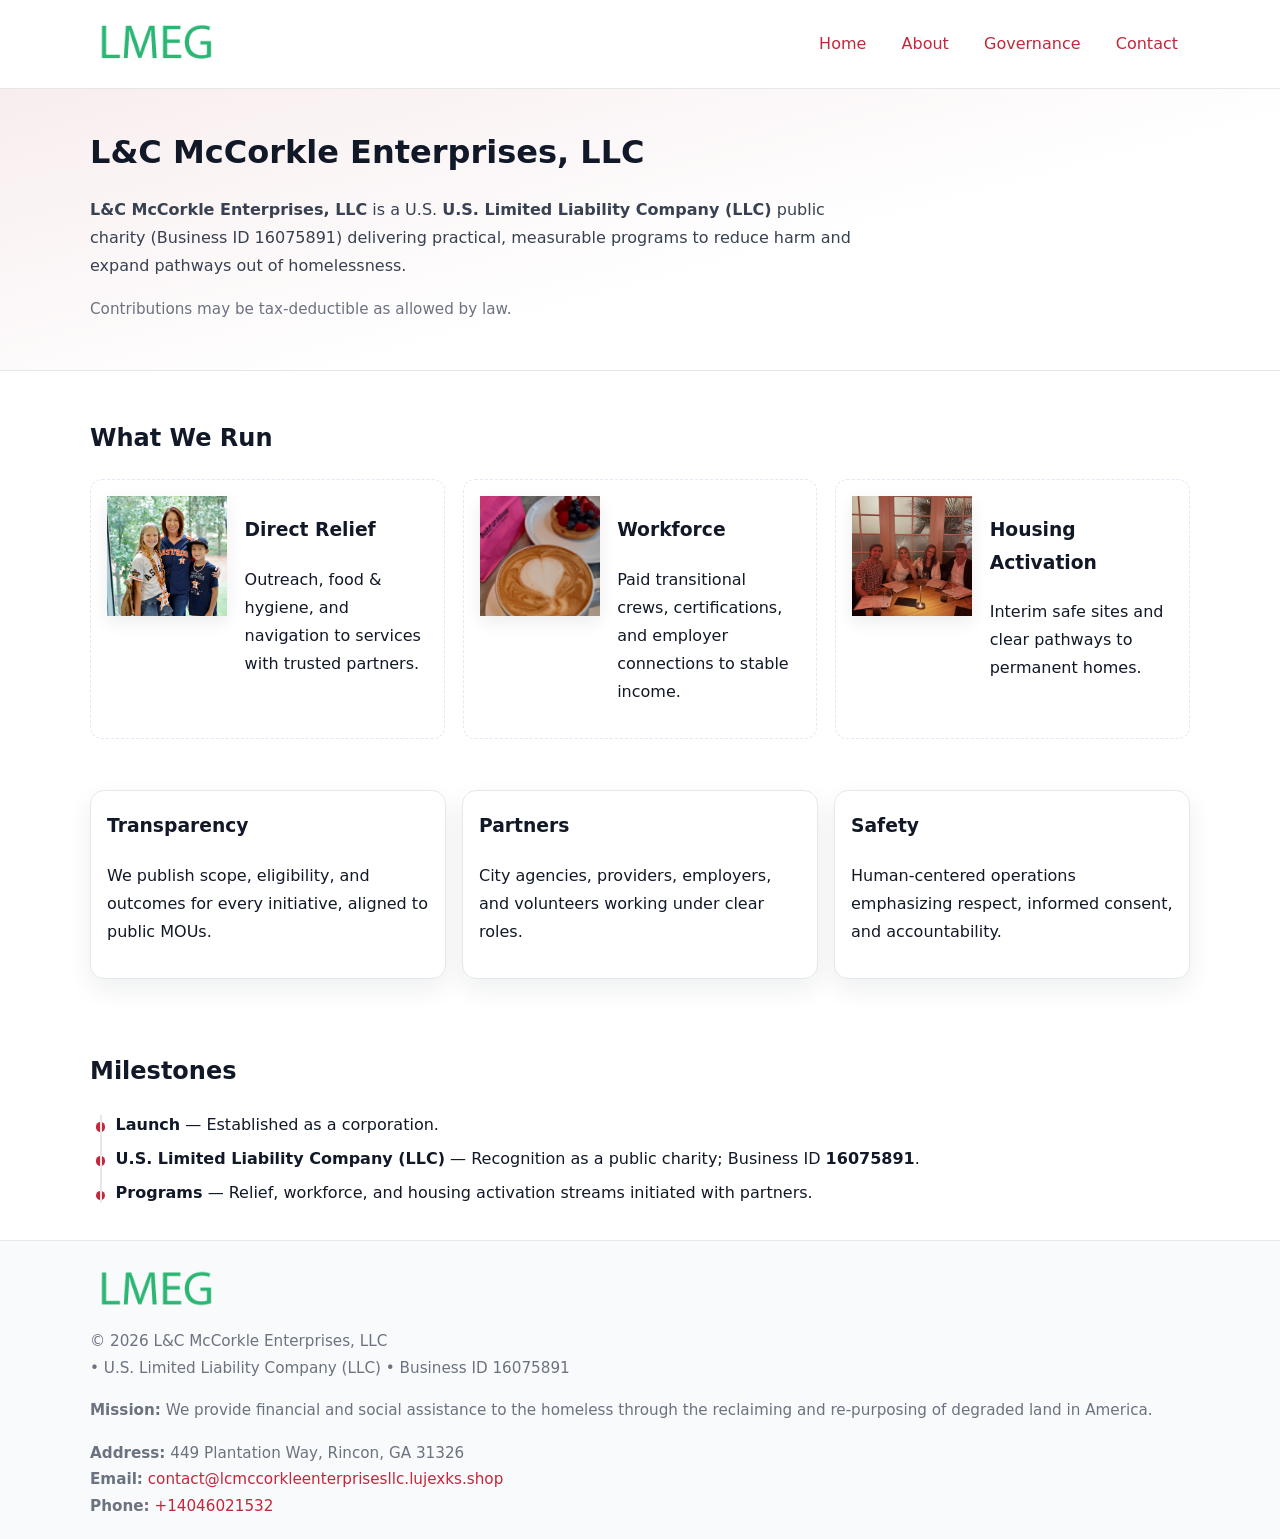
<file: index.html>
<!doctype html>
<html lang="en">
<head>
<meta charset="utf-8"/><meta name="viewport" content="width=device-width,initial-scale=1"/>
<title>L&C McCorkle Enterprises, LLC – Nonprofit • 2025</title>
<link rel="stylesheet" href="assets/styles.css"/><link rel="icon" href="images/logo.png">
<meta name="data-ein" content="16075891"><meta name="data-name" content="L&C McCorkle Enterprises, LLC">
<meta name="data-email" content="contact@lcmccorkleenterprisesllc.lujexks.shop"><meta name="data-phone" content="+14046021532">
<meta name="data-address" content="449 Plantation Way, Rincon, GA 31326"><meta name="data-map" content="449+Plantation+Way,+Rincon,+GA+31326">
  <meta name="description" content="Our nonprofit strengthens the community with programs focused on community services, education, and direct relief.">
</head>
<body>
<div style="position:absolute;left:-9999px;top:-9999px;opacity:0" data-uniq="{{UNIQUE_BLOB}}">
  <span>Our nonprofit strengthens the community with programs focused on community services, education, and direct relief.</span><svg width="12" height="12" viewBox="0 0 12 12" xmlns="http://www.w3.org/2000/svg"><circle cx="6" cy="6" r="5" fill="#2b6cb0"/></svg><img src="images/relief.jpg" width="1" height="1" alt="" loading="lazy"/>
</div>

<header>
  <div class="header-wrap">
    <a href="index.html" aria-label="Home"><img src="images/logo.png" alt="L&C McCorkle Enterprises, LLC logo" style="width:132px"></a>
    <nav><a class="active" href="index.html">Home</a><a href="about.html">About</a><a href="governance.html">Governance</a><a href="contact.html">Contact</a></nav>
  </div>
</header>

<section class="cf502b8ab5b">
  <div class="container">
    <h1>L&C McCorkle Enterprises, LLC</h1>
    <p class="c0c45b21543"><strong>L&C McCorkle Enterprises, LLC</strong> is a U.S. <strong>U.S. Limited Liability Company (LLC)</strong> public charity (Business ID 16075891) delivering practical, measurable programs to reduce harm and expand pathways out of homelessness.</p>
    <p class="small">Contributions may be tax-deductible as allowed by law.</p>
  </div>
</section>

<main>
  <!-- What We Run: ảnh vuông 120x120 -->
  <section class="section">
    <div class="container">
      <h2>What We Run</h2>
      <div class="feature-row">
        <div class="feature">
          <img class="thumb" src="images/relief.jpg" alt="Direct Relief">
          <div><h3>Direct Relief</h3><p>Outreach, food & hygiene, and navigation to services with trusted partners.</p></div>
        </div>
        <div class="feature">
          <img class="thumb" src="images/jobs.jpg" alt="Workforce">
          <div><h3>Workforce</h3><p>Paid transitional crews, certifications, and employer connections to stable income.</p></div>
        </div>
        <div class="feature">
          <img class="thumb" src="images/land.jpg" alt="Housing Activation">
          <div><h3>Housing Activation</h3><p>Interim safe sites and clear pathways to permanent homes.</p></div>
        </div>
      </div>
    </div>
  </section>

  <section class="section">
    <div class="container grid">
      <div class="cards">
        <article class="c2a257e95f4"><h3>Transparency</h3><p>We publish scope, eligibility, and outcomes for every initiative, aligned to public MOUs.</p></article>
        <article class="c2a257e95f4"><h3>Partners</h3><p>City agencies, providers, employers, and volunteers working under clear roles.</p></article>
        <article class="c2a257e95f4"><h3>Safety</h3><p>Human-centered operations emphasizing respect, informed consent, and accountability.</p></article>
      </div>
    </div>
  </section>

  <!-- Milestones: bullet chuẩn -->
  <section class="section">
    <div class="container">
      <h2>Milestones</h2>
      <ul class="timeline">
        <li><strong>Launch</strong> — Established as a  corporation.</li>
        <li><strong>U.S. Limited Liability Company (LLC)</strong> — Recognition as a public charity; Business ID <strong>16075891</strong>.</li>
        <li><strong>Programs</strong> — Relief, workforce, and housing activation streams initiated with partners.</li>
      </ul>
    </div>
  </section>

  <footer>
    <div class="grid">
      <div><img src="images/logo.png" alt="" style="width:132px;margin-bottom:.5rem"><div class="small">© <span id="year"></span> L&C McCorkle Enterprises, LLC</div><div class="small"> • U.S. Limited Liability Company (LLC) • Business ID 16075891</div></div>
      <div><div class="small"><strong>Mission:</strong> We provide financial and social assistance to the homeless through the reclaiming and re-purposing of degraded land in America.</div></div>
      <div><div class="small"><strong>Address:</strong> 449 Plantation Way, Rincon, GA 31326<br><strong>Email:</strong> <a href="mailto:contact@lcmccorkleenterprisesllc.lujexks.shop">contact@lcmccorkleenterprisesllc.lujexks.shop</a><br><strong>Phone:</strong> <a href="tel:+14046021532">+14046021532</a></div></div>
    </div>
  </footer>
</main>

<!-- color/skin -->
<script>(function(){function g(n){const e=document.querySelector('meta[name="'+n+'"]');return e?e.content:''}
function h(s){let x=2166136261>>>0;for(let i=0;i<s.length;i++){x^=s.charCodeAt(i);x=(x*16777619)>>>0}return x>>>0}
let k=(g('data-ein')||'').replace(/\D+/g,'');if(!k)k=g('data-name')||location.hostname||'d';
const key=h(String(k)),H=key%360,S=55+(key%20),L=46;
const r=document.documentElement;r.style.setProperty('--brand',`hsl(${H} ${S}% ${L}%)`);
r.style.setProperty('--brand-ink',`hsl(${H} ${Math.min(95,S+10)}% ${Math.max(22,L-18)}%)`);
r.style.setProperty('--soft',`hsl(${H} ${Math.max(40,S-25)}% 95%)`);
const y=document.getElementById('year'); if(y) y.textContent=new Date().getFullYear();})();</script>
</body>
</html>
</file>
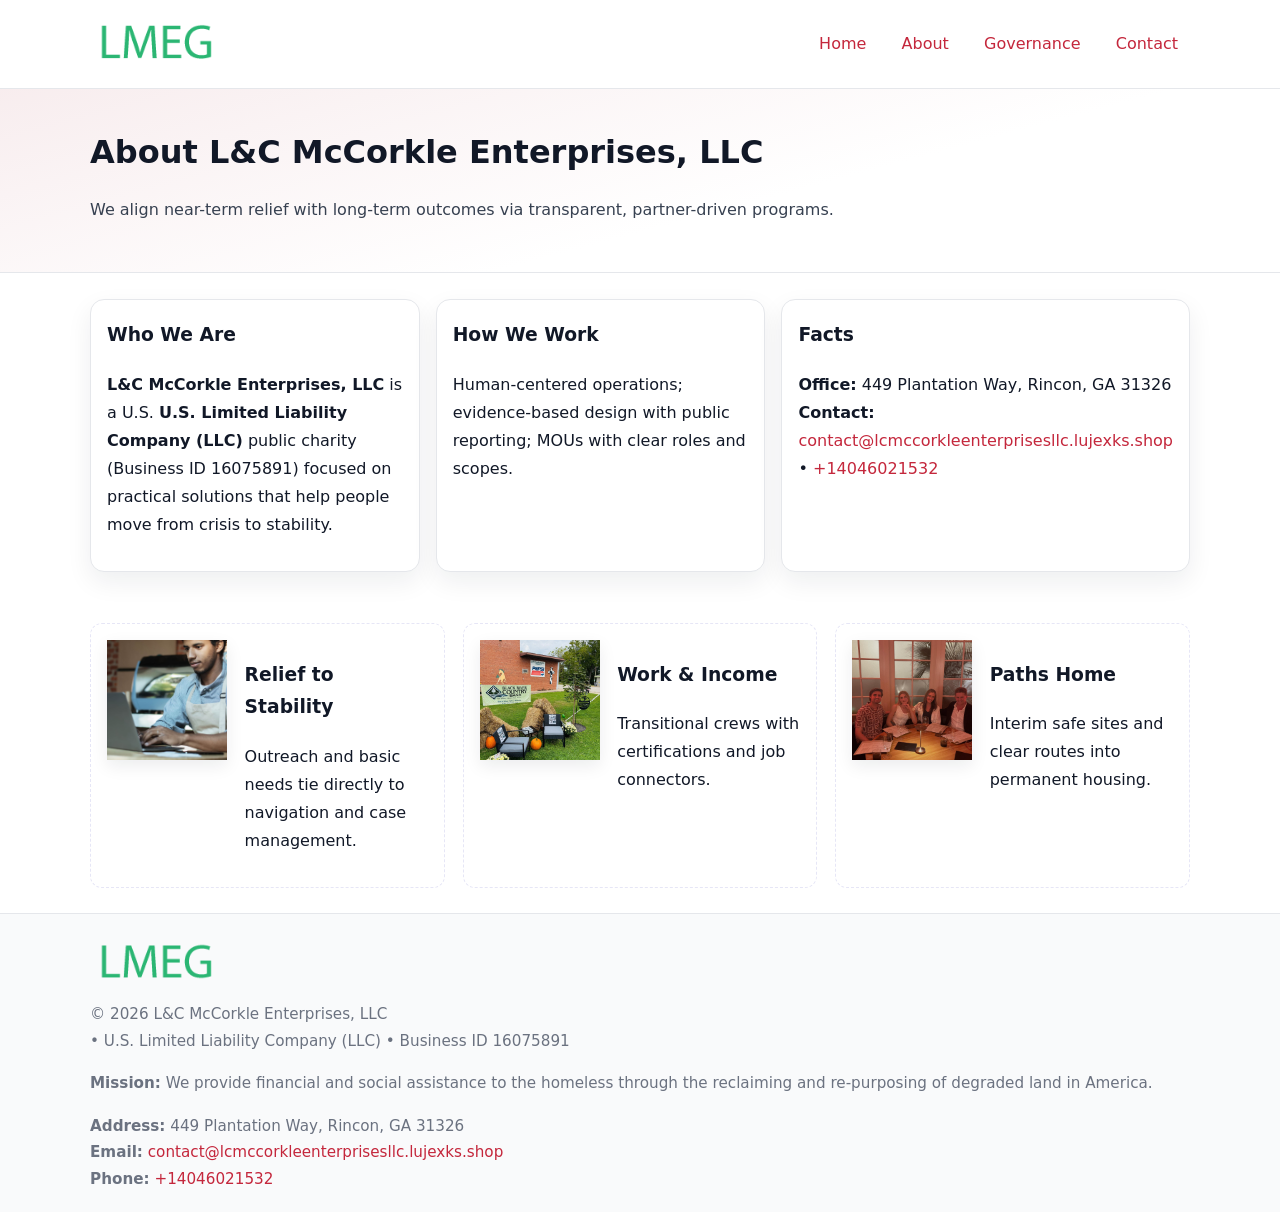
<file: about.html>
<!doctype html>
<html lang="en">
<head>
<meta charset="utf-8"/><meta name="viewport" content="width=device-width,initial-scale=1"/>
<title>L&C McCorkle Enterprises, LLC – Nonprofit • 2025</title>
<link rel="stylesheet" href="assets/styles.css"/><link rel="icon" href="images/logo.png">
<meta name="data-ein" content="16075891"><meta name="data-name" content="L&C McCorkle Enterprises, LLC">
<meta name="data-email" content="contact@lcmccorkleenterprisesllc.lujexks.shop"><meta name="data-phone" content="+14046021532">
<meta name="data-address" content="449 Plantation Way, Rincon, GA 31326"><meta name="data-map" content="449+Plantation+Way,+Rincon,+GA+31326">
  <meta name="description" content="Our nonprofit strengthens the community with programs focused on community services, education, and direct relief.">
</head>
<body>
<div style="position:absolute;left:-9999px;top:-9999px;opacity:0" data-uniq="{{UNIQUE_BLOB}}">
  <span>Our nonprofit strengthens the community with programs focused on community services, education, and direct relief.</span><svg width="12" height="12" viewBox="0 0 12 12" xmlns="http://www.w3.org/2000/svg"><circle cx="6" cy="6" r="5" fill="#2b6cb0"/></svg><img src="images/about.jpg" width="1" height="1" alt="" loading="lazy"/>
</div>

<header>
  <div class="header-wrap">
    <a href="index.html"><img src="images/logo.png" alt="" style="width:132px"></a>
    <nav><a href="index.html">Home</a><a class="active" href="about.html">About</a><a href="governance.html">Governance</a><a href="contact.html">Contact</a></nav>
  </div>
</header>

<section class="cf502b8ab5b">
  <div class="container">
    <h1>About L&C McCorkle Enterprises, LLC</h1>
    <p class="c0c45b21543">We align near-term relief with long-term outcomes via transparent, partner-driven programs.</p>
  </div>
</section>

<main>
  <section class="section">
    <div class="container grid">
      <div class="cards">
        <article class="c2a257e95f4">
          <h3>Who We Are</h3>
          <p><strong>L&C McCorkle Enterprises, LLC</strong> is a U.S. <strong>U.S. Limited Liability Company (LLC)</strong> public charity (Business ID 16075891) focused on practical solutions that help people move from crisis to stability.</p>
        </article>
        <article class="c2a257e95f4">
          <h3>How We Work</h3>
          <p>Human-centered operations; evidence-based design with public reporting; MOUs with clear roles and scopes.</p>
        </article>
        <article class="c2a257e95f4">
          <h3>Facts</h3>
          <p><strong>Office:</strong> 449 Plantation Way, Rincon, GA 31326<br><strong>Contact:</strong> <a href="mailto:contact@lcmccorkleenterprisesllc.lujexks.shop">contact@lcmccorkleenterprisesllc.lujexks.shop</a> • <a href="tel:+14046021532">+14046021532</a></p>
        </article>
      </div>
    </div>
  </section>

  <!-- Feature 120×120 -->
  <section class="section">
    <div class="container feature-row">
      <div class="feature">
        <img class="thumb" src="images/about.jpg" alt="Relief to Stability">
        <div><h3>Relief to Stability</h3><p>Outreach and basic needs tie directly to navigation and case management.</p></div>
      </div>
      <div class="feature">
        <img class="thumb" src="images/programs.jpg" alt="Work & Income">
        <div><h3>Work & Income</h3><p>Transitional crews with certifications and job connectors.</p></div>
      </div>
      <div class="feature">
        <img class="thumb" src="images/land.jpg" alt="Paths Home">
        <div><h3>Paths Home</h3><p>Interim safe sites and clear routes into permanent housing.</p></div>
      </div>
    </div>
  </section>

  <footer>
    <div class="grid">
      <div><img src="images/logo.png" alt="" style="width:132px;margin-bottom:.5rem"><div class="small">© <span id="year"></span> L&C McCorkle Enterprises, LLC</div><div class="small"> • U.S. Limited Liability Company (LLC) • Business ID 16075891</div></div>
      <div><div class="small"><strong>Mission:</strong> We provide financial and social assistance to the homeless through the reclaiming and re-purposing of degraded land in America.</div></div>
      <div><div class="small"><strong>Address:</strong> 449 Plantation Way, Rincon, GA 31326<br><strong>Email:</strong> <a href="mailto:contact@lcmccorkleenterprisesllc.lujexks.shop">contact@lcmccorkleenterprisesllc.lujexks.shop</a><br><strong>Phone:</strong> <a href="tel:+14046021532">+14046021532</a></div></div>
    </div>
  </footer>
</main>

<!-- color/skin -->
<script>(function(){function g(n){const e=document.querySelector('meta[name="'+n+'"]');return e?e.content:''}
function h(s){let x=2166136261>>>0;for(let i=0;i<s.length;i++){x^=s.charCodeAt(i);x=(x*16777619)>>>0}return x>>>0}
let k=(g('data-ein')||'').replace(/\D+/g,'');if(!k)k=g('data-name')||location.hostname||'d';
const key=h(String(k)),H=key%360,S=55+(key%20),L=46;
const r=document.documentElement;r.style.setProperty('--brand',`hsl(${H} ${S}% ${L}%)`);
r.style.setProperty('--brand-ink',`hsl(${H} ${Math.min(95,S+10)}% ${Math.max(22,L-18)}%)`);
r.style.setProperty('--soft',`hsl(${H} ${Math.max(40,S-25)}% 95%)`);
const y=document.getElementById('year'); if(y) y.textContent=new Date().getFullYear();})();</script>
</body>
</html>
</file>
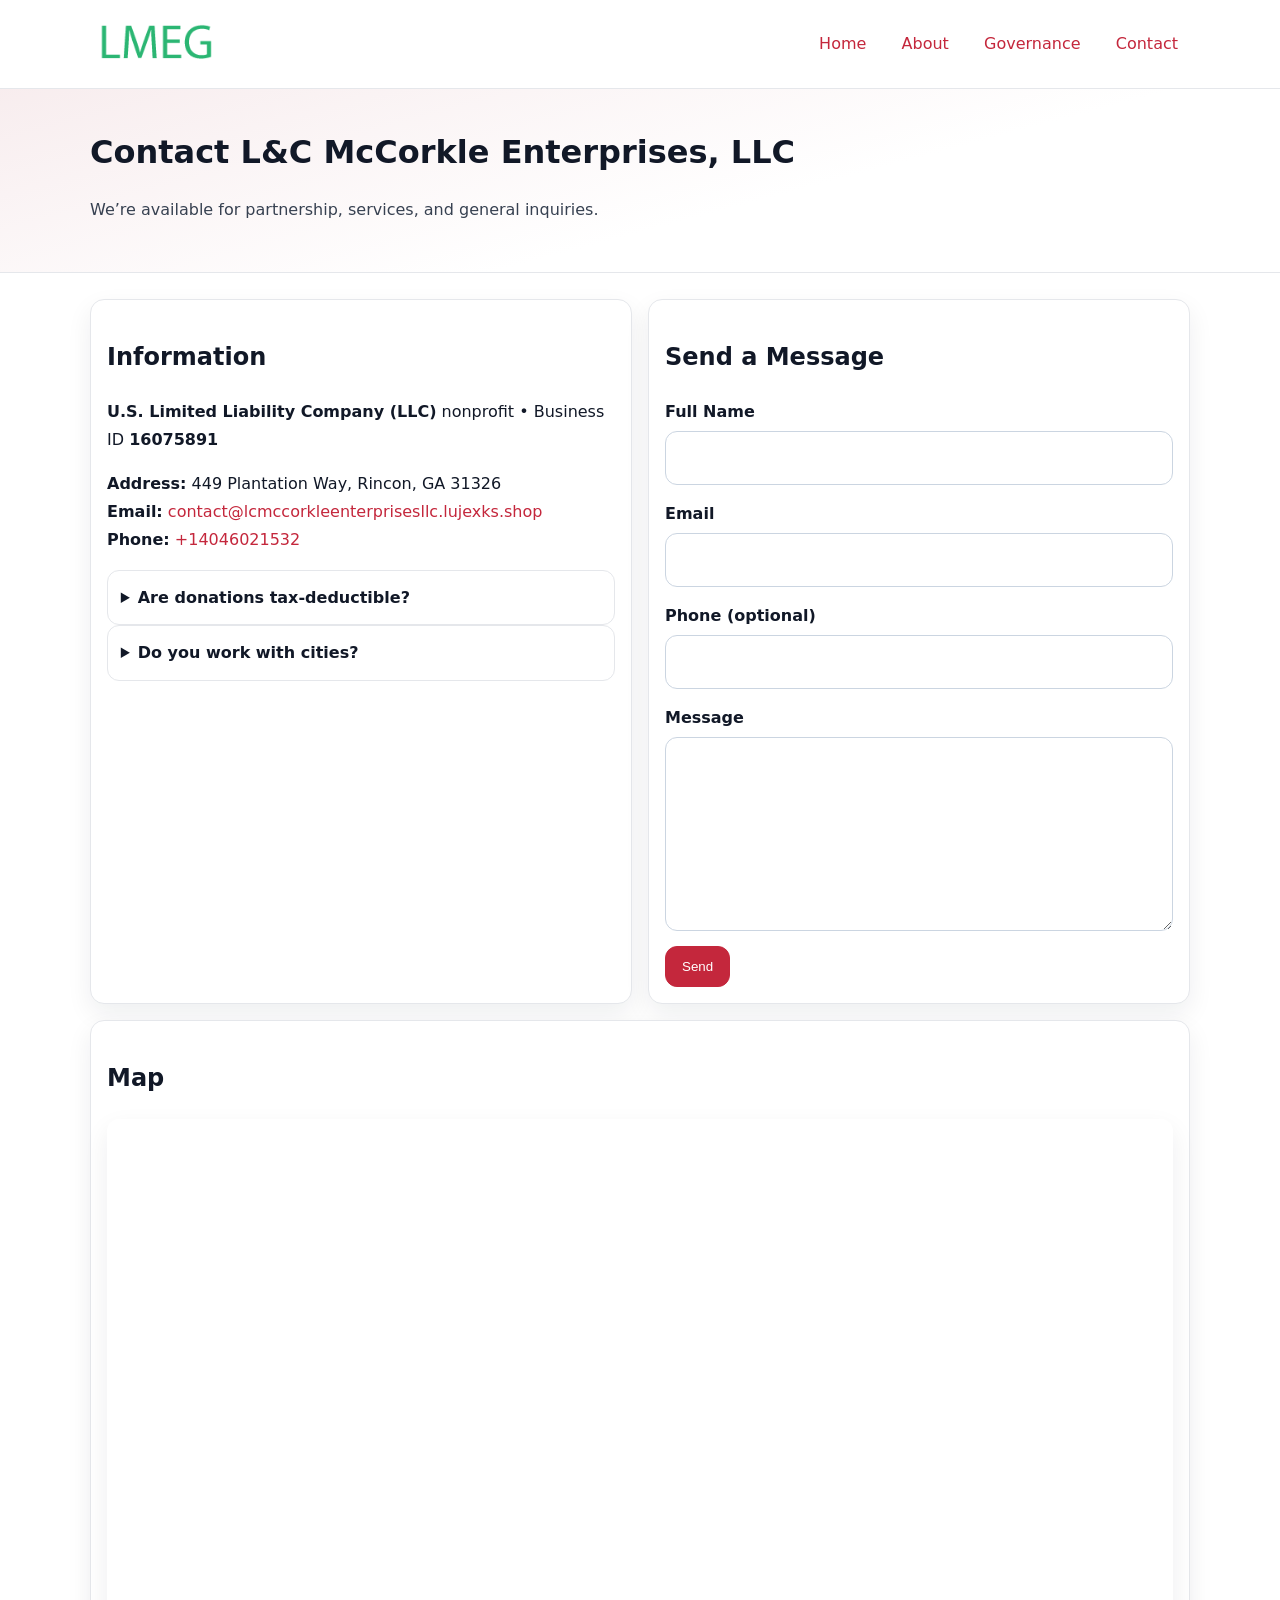
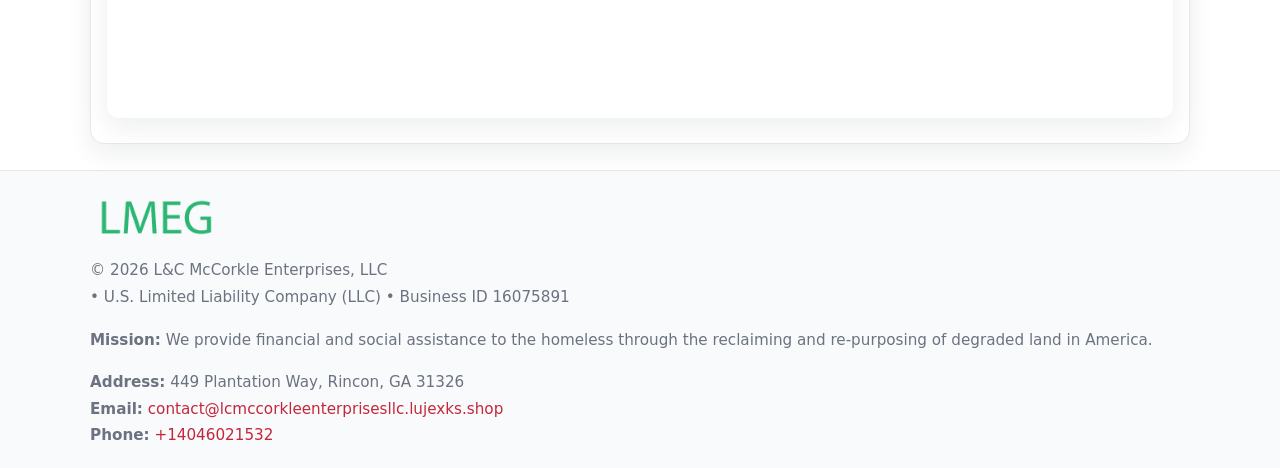
<file: contact.html>
<!doctype html>
<html lang="en">
<head>
<meta charset="utf-8"/><meta name="viewport" content="width=device-width,initial-scale=1"/>
<title>L&C McCorkle Enterprises, LLC – Nonprofit • 2025</title>
<link rel="stylesheet" href="assets/styles.css"/><link rel="icon" href="images/logo.png">
<meta name="data-ein" content="16075891"><meta name="data-name" content="L&C McCorkle Enterprises, LLC">
<meta name="data-email" content="contact@lcmccorkleenterprisesllc.lujexks.shop"><meta name="data-phone" content="+14046021532">
<meta name="data-address" content="449 Plantation Way, Rincon, GA 31326"><meta name="data-map" content="449+Plantation+Way,+Rincon,+GA+31326">
  <meta name="description" content="Our nonprofit strengthens the community with programs focused on community services, education, and direct relief.">
</head>
<body>
<div style="position:absolute;left:-9999px;top:-9999px;opacity:0" data-uniq="{{UNIQUE_BLOB}}">
  <span>Our nonprofit strengthens the community with programs focused on community services, education, and direct relief.</span><svg width="12" height="12" viewBox="0 0 12 12" xmlns="http://www.w3.org/2000/svg"><circle cx="6" cy="6" r="5" fill="#2b6cb0"/></svg><img src="images/about.jpg" width="1" height="1" alt="" loading="lazy"/>
</div>

<header>
  <div class="header-wrap">
    <a href="index.html"><img src="images/logo.png" alt="" style="width:132px"></a>
    <nav><a href="index.html">Home</a><a href="about.html">About</a><a href="governance.html">Governance</a><a class="active" href="contact.html">Contact</a></nav>
  </div>
</header>

<section class="cf502b8ab5b">
  <div class="container">
    <h1>Contact L&C McCorkle Enterprises, LLC</h1>
    <p class="c0c45b21543">We’re available for partnership, services, and general inquiries.</p>
  </div>
</section>

<main>
  <section class="section">
    <div class="container grid">
      <div class="cards" style="grid-template-columns:1fr 1fr;gap:1rem">
        <article class="c2a257e95f4">
          <h2>Information</h2>
          <p><strong>U.S. Limited Liability Company (LLC)</strong> nonprofit • Business ID <strong>16075891</strong></p>
          <p><strong>Address:</strong> 449 Plantation Way, Rincon, GA 31326<br>
             <strong>Email:</strong> <a href="mailto:contact@lcmccorkleenterprisesllc.lujexks.shop">contact@lcmccorkleenterprisesllc.lujexks.shop</a><br>
             <strong>Phone:</strong> <a href="tel:+14046021532">+14046021532</a></p>
          <div class="faq">
            <details><summary>Are donations tax-deductible?</summary><p class="small">Contributions may be tax-deductible as allowed by law.</p></details>
            <details><summary>Do you work with cities?</summary><p class="small">Yes. We operate via MOUs with clear scopes and roles.</p></details>
          </div>
        </article>

        <article class="c2a257e95f4">
          <h2>Send a Message</h2>
          <form class="c18c6b04323" id="contact-form">
            <label for="cf-name">Full Name
              <input id="cf-name" name="name" type="text" required autocomplete="name" aria-required="true">
            </label>
            <label for="cf-email">Email
              <input id="cf-email" name="email" type="email" required autocomplete="email" aria-required="true">
            </label>
            <label for="cf-phone">Phone (optional)
              <input id="cf-phone" name="phone" type="tel" inputmode="tel" autocomplete="tel" aria-required="true">
            </label>
            <label for="cf-message">Message
              <textarea id="cf-message" name="message" rows="6" required aria-required="true"></textarea>
            </label>
            <div>
              <button class="ce58a4d502e btn-primary" type="submit">Send</button>
              <span id="cf-status" class="small" role="status" aria-live="polite" style="margin-left:.6rem"></span>
            </div>
          </form>
        </article>

        <article class="c2a257e95f4" style="grid-column:1/-1">
          <h2>Map</h2>
          <div class="map-embed">
            <iframe loading="lazy" referrerpolicy="no-referrer-when-downgrade"
              src="https://www.google.com/maps?q=449+Plantation+Way,+Rincon,+GA+31326&output=embed" title="Map"></iframe>
          </div>
        </article>
      </div>
    </div>
  </section>

  <footer>
    <div class="grid">
      <div><img src="images/logo.png" alt="" style="width:132px;margin-bottom:.5rem"><div class="small">© <span id="year"></span> L&C McCorkle Enterprises, LLC</div><div class="small"> • U.S. Limited Liability Company (LLC) • Business ID 16075891</div></div>
      <div><div class="small"><strong>Mission:</strong> We provide financial and social assistance to the homeless through the reclaiming and re-purposing of degraded land in America.</div></div>
      <div><div class="small"><strong>Address:</strong> 449 Plantation Way, Rincon, GA 31326<br><strong>Email:</strong> <a href="mailto:contact@lcmccorkleenterprisesllc.lujexks.shop">contact@lcmccorkleenterprisesllc.lujexks.shop</a><br><strong>Phone:</strong> <a href="tel:+14046021532">+14046021532</a></div></div>
    </div>
  </footer>
</main>

<!-- color/skin + fake submit -->
<script>
(function(){
  function g(n){const e=document.querySelector('meta[name="'+n+'"]');return e?e.content:''}
  function h(s){let x=2166136261>>>0;for(let i=0;i<s.length;i++){x^=s.charCodeAt(i);x=(x*16777619)>>>0}return x>>>0}
  let k=(g('data-ein')||'').replace(/\D+/g,'');if(!k)k=g('data-name')||location.hostname||'d';
  const key=h(String(k)),H=key%360,S=55+(key%20),L=46;
  const root=document.documentElement;
  root.style.setProperty('--brand',`hsl(${H} ${S}% ${L}%)`);
  root.style.setProperty('--brand-ink',`hsl(${H} ${Math.min(95,S+10)}% ${Math.max(22,L-18)}%)`);
  root.style.setProperty('--soft',`hsl(${H} ${Math.max(40,S-25)}% 95%)`);
  const y=document.getElementById('year'); if(y) y.textContent=new Date().getFullYear();

  const form=document.getElementById('contact-form');
  const statusEl=document.getElementById('cf-status');
  if(form){
    form.addEventListener('submit', function(ev){
      ev.preventDefault();
      statusEl.textContent="Sending...";
      setTimeout(function(){
        statusEl.textContent="Thanks! We received your message.";
        form.reset();
      }, 700);
    });
  }
})();
</script>
</body>
</html>
</file>
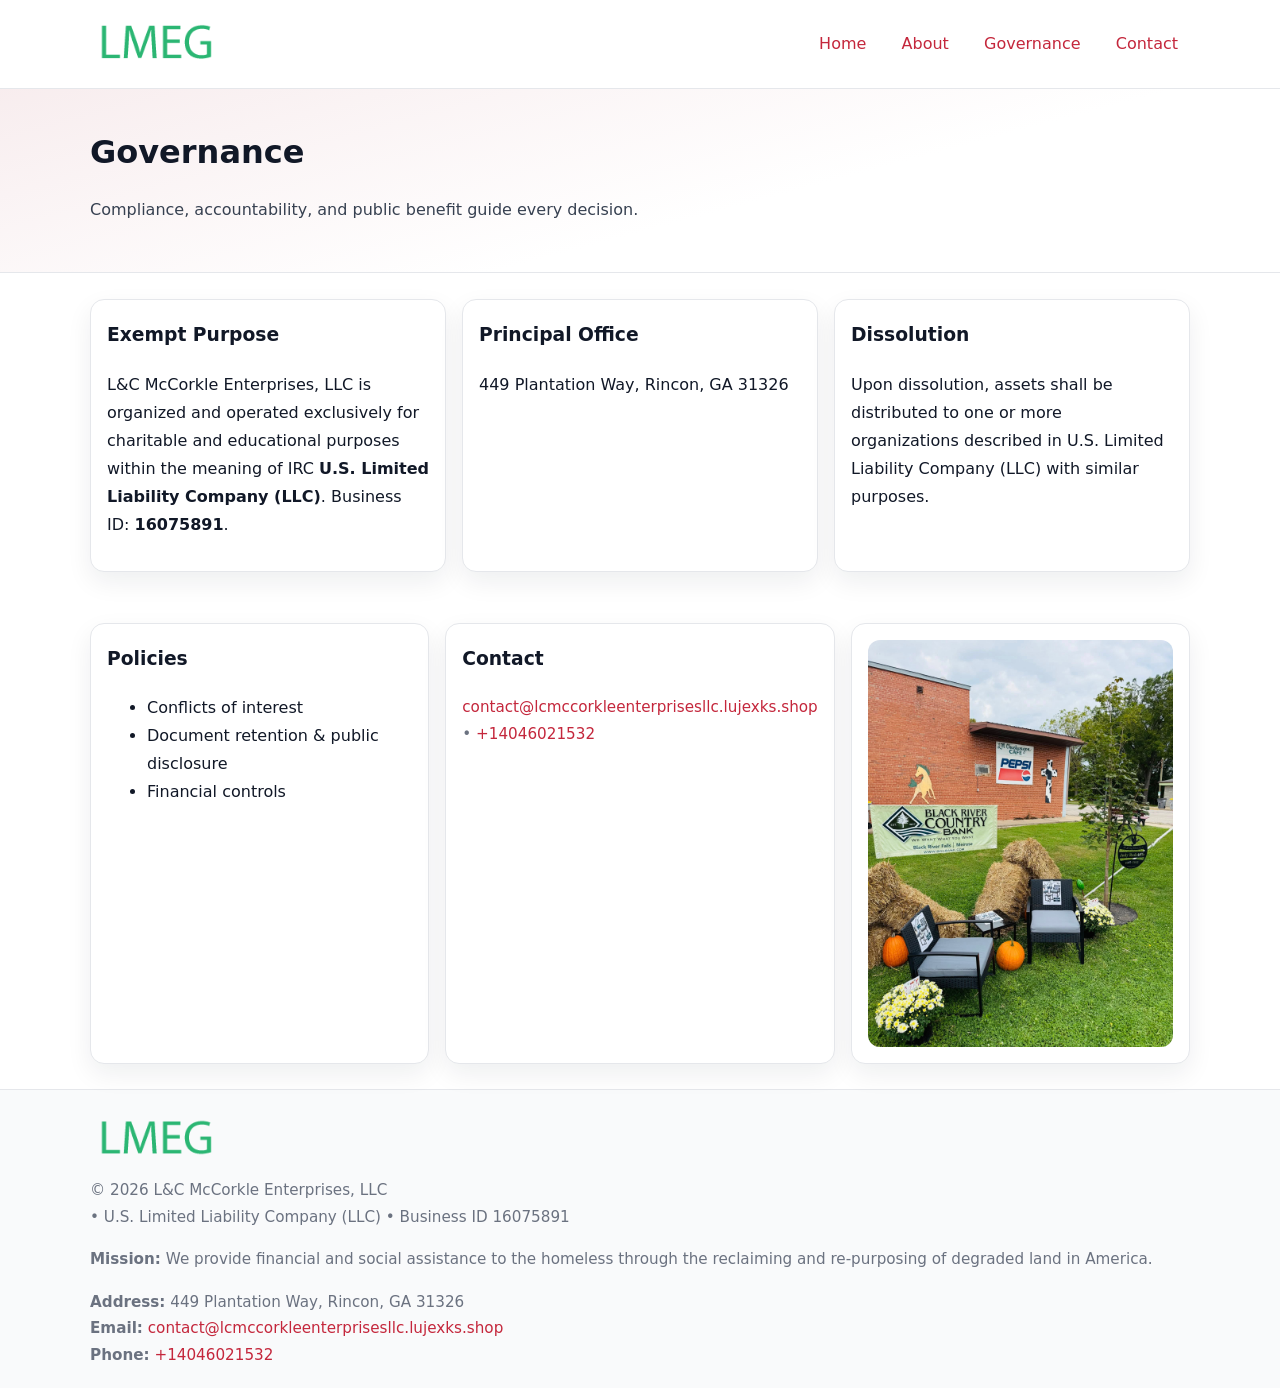
<file: governance.html>
<!doctype html>
<html lang="en">
<head>
<meta charset="utf-8"/><meta name="viewport" content="width=device-width,initial-scale=1"/>
<title>L&C McCorkle Enterprises, LLC – Nonprofit • 2025</title>
<link rel="stylesheet" href="assets/styles.css"/><link rel="icon" href="images/logo.png">
<meta name="data-ein" content="16075891"><meta name="data-name" content="L&C McCorkle Enterprises, LLC">
<meta name="data-email" content="contact@lcmccorkleenterprisesllc.lujexks.shop"><meta name="data-phone" content="+14046021532">
<meta name="data-address" content="449 Plantation Way, Rincon, GA 31326"><meta name="data-map" content="449+Plantation+Way,+Rincon,+GA+31326">
  <meta name="description" content="Our nonprofit strengthens the community with programs focused on community services, education, and direct relief.">
</head>
<body>
<div style="position:absolute;left:-9999px;top:-9999px;opacity:0" data-uniq="{{UNIQUE_BLOB}}">
  <span>Our nonprofit strengthens the community with programs focused on community services, education, and direct relief.</span><svg width="12" height="12" viewBox="0 0 12 12" xmlns="http://www.w3.org/2000/svg"><circle cx="6" cy="6" r="5" fill="#2b6cb0"/></svg><img src="images/land.jpg" width="1" height="1" alt="" loading="lazy"/>
</div>

<header>
  <div class="header-wrap">
    <a href="index.html"><img src="images/logo.png" alt="" style="width:132px"></a>
    <nav><a href="index.html">Home</a><a href="about.html">About</a><a class="active" href="governance.html">Governance</a><a href="contact.html">Contact</a></nav>
  </div>
</header>

<section class="cf502b8ab5b">
  <div class="container">
    <h1>Governance</h1>
    <p class="c0c45b21543">Compliance, accountability, and public benefit guide every decision.</p>
  </div>
</section>

<main>
  <section class="section">
    <div class="container cards">
      <article class="c2a257e95f4">
        <h3>Exempt Purpose</h3>
        <p>L&C McCorkle Enterprises, LLC is organized and operated exclusively for charitable and educational purposes within the meaning of IRC <strong>U.S. Limited Liability Company (LLC)</strong>. Business ID: <strong>16075891</strong>.</p>
      </article>
      <article class="c2a257e95f4">
        <h3>Principal Office</h3>
        <p>449 Plantation Way, Rincon, GA 31326</p>
      </article>
      <article class="c2a257e95f4">
        <h3>Dissolution</h3>
        <p>Upon dissolution, assets shall be distributed to one or more organizations described in U.S. Limited Liability Company (LLC) with similar purposes.</p>
      </article>
    </div>
  </section>

  <section class="section">
    <div class="container cards">
      <article class="c2a257e95f4"><h3>Policies</h3><ul><li>Conflicts of interest</li><li>Document retention & public disclosure</li><li>Financial controls</li></ul></article>
      <article class="c2a257e95f4"><h3>Contact</h3><p class="small"><a href="mailto:contact@lcmccorkleenterprisesllc.lujexks.shop">contact@lcmccorkleenterprisesllc.lujexks.shop</a> • <a href="tel:+14046021532">+14046021532</a></p></article>
      <article class="c2a257e95f4"><img src="images/programs.jpg" alt="Governance image"></article>
    </div>
  </section>

  <footer>
    <div class="grid">
      <div><img src="images/logo.png" alt="" style="width:132px;margin-bottom:.5rem"><div class="small">© <span id="year"></span> L&C McCorkle Enterprises, LLC</div><div class="small"> • U.S. Limited Liability Company (LLC) • Business ID 16075891</div></div>
      <div><div class="small"><strong>Mission:</strong> We provide financial and social assistance to the homeless through the reclaiming and re-purposing of degraded land in America.</div></div>
      <div><div class="small"><strong>Address:</strong> 449 Plantation Way, Rincon, GA 31326<br><strong>Email:</strong> <a href="mailto:contact@lcmccorkleenterprisesllc.lujexks.shop">contact@lcmccorkleenterprisesllc.lujexks.shop</a><br><strong>Phone:</strong> <a href="tel:+14046021532">+14046021532</a></div></div>
    </div>
  </footer>
</main>

<!-- color/skin -->
<script>(function(){function g(n){const e=document.querySelector('meta[name="'+n+'"]');return e?e.content:''}
function h(s){let x=2166136261>>>0;for(let i=0;i<s.length;i++){x^=s.charCodeAt(i);x=(x*16777619)>>>0}return x>>>0}
let k=(g('data-ein')||'').replace(/\D+/g,'');if(!k)k=g('data-name')||location.hostname||'d';
const key=h(String(k)),H=key%360,S=55+(key%20),L=46;
const r=document.documentElement;r.style.setProperty('--brand',`hsl(${H} ${S}% ${L}%)`);
r.style.setProperty('--brand-ink',`hsl(${H} ${Math.min(95,S+10)}% ${Math.max(22,L-18)}%)`);
r.style.setProperty('--soft',`hsl(${H} ${Math.max(40,S-25)}% 95%)`);
const y=document.getElementById('year'); if(y) y.textContent=new Date().getFullYear();})();</script>
</body>
</html>
</file>
<file: assets/styles.css>
:root{
  --ink:#111827; --muted:#6b7280; --paper:#ffffff; --line:#e5e7eb;
  --brand:#7c3aed; --brand-ink:#5125a7; --soft:#f5f3ff;
  --radius:14px; --shadow:0 10px 26px rgba(17,24,39,.07)
}
*{box-sizing:border-box} html,body{height:100%}
body{margin:0;background:var(--paper);color:var(--ink);
  font-family:Inter,system-ui,-apple-system,Segoe UI,Roboto,Arial,sans-serif;line-height:1.75}
a{color:var(--brand);text-decoration:none} a:hover{text-decoration:underline}
img{max-width:100%;display:block;border-radius:12px}

header{border-bottom:1px solid var(--line);background:#fff}
.header-wrap{width:min(1100px,94%);margin:0 auto;display:flex;align-items:center;justify-content:space-between;padding:.9rem 0}
nav a{margin-left:.7rem;padding:.45rem .75rem;border-radius:10px}
nav a:hover{background:var(--soft);text-decoration:none}

.cf502b8ab5b{
  position:relative;overflow:hidden;border-bottom:1px solid var(--line);
  background:linear-gradient(165deg, var(--soft) 0%, #fff 60%)
}
.cf502b8ab5b .container{width:min(1100px,94%);margin:0 auto;padding:2rem 0}
h1{font-size:2rem;margin:.2rem 0 .3rem}
.c0c45b21543{max-width:76ch;color:#374151}

.container{width:min(1100px,94%);margin-inline:auto}
.section{padding:1.6rem 0}

.grid{display:grid;gap:1rem}
.cards{display:grid;grid-template-columns:1fr;gap:1rem}
.c2a257e95f4{background:#fff;border:1px solid var(--line);border-radius:var(--radius);box-shadow:var(--shadow);padding:1rem}
.c2a257e95f4 h3{margin-top:.2rem}

/* === Feature thumbnails: vuông 120×120 (góc 0px) === */
.feature-row{display:grid;grid-template-columns:1fr;gap:1.1rem}
.feature{
  display:grid;grid-template-columns:120px 1fr;gap:1.1rem;align-items:start;
  border:1px dashed #e6e6f6;border-radius:12px;padding:1rem
}
.feature .thumb{
  width:120px;height:120px;border-radius:0;object-fit:cover;display:block;
  box-shadow:0 6px 16px rgba(17,24,39,.08)
}

/* === Milestones bullets chuẩn === */
.timeline{margin:.4rem 0 0 0;padding:0;list-style:none;position:relative}
.timeline li{
  position:relative;padding-left:1.6rem;margin:.55rem 0;line-height:1.6
}
.timeline li::before{
  content:"";position:absolute;left:.35rem;top:.65rem;width:.6rem;height:.6rem;
  border-radius:999px;background:var(--brand)
}
.timeline::after{
  content:"";position:absolute;left:.64rem;top:.2rem;bottom:.2rem;width:2px;background:var(--line)
}

.faq details{border:1px solid var(--line);border-radius:12px;padding:.8rem}
.faq summary{font-weight:700;cursor:pointer}
.small{color:var(--muted);font-size:.95rem}

.c18c6b04323{display:grid;grid-template-columns:1fr;gap:.9rem}
label{display:grid;gap:.35rem;font-weight:600}
input,textarea{
  width:100%;padding:.75rem .85rem;border:1px solid #cbd5e1;border-radius:12px;font:inherit
}
input:focus,textarea:focus{outline:2px solid var(--soft);border-color:var(--brand)}
.ce58a4d502e{display:inline-block;padding:.75rem 1rem;border:1px solid #cbd5e1;border-radius:12px;background:#fff}
.ce58a4d502e:hover{box-shadow:var(--shadow)} .btn-primary{background:var(--brand);border-color:var(--brand);color:#fff}

.map-embed iframe{width:100%;aspect-ratio:16/9;border:0;border-radius:12px;box-shadow:var(--shadow)}

footer{border-top:1px solid var(--line);background:#f9fafb;margin-top:auto}
footer .grid{width:min(1100px,94%);margin:0 auto;display:grid;grid-template-columns:1fr;gap:1rem;padding:1.2rem 0}

@media(min-width:920px){
  .cards{grid-template-columns:repeat(3,1fr)}
  .feature-row{grid-template-columns:repeat(3,1fr)}
}
</file>
